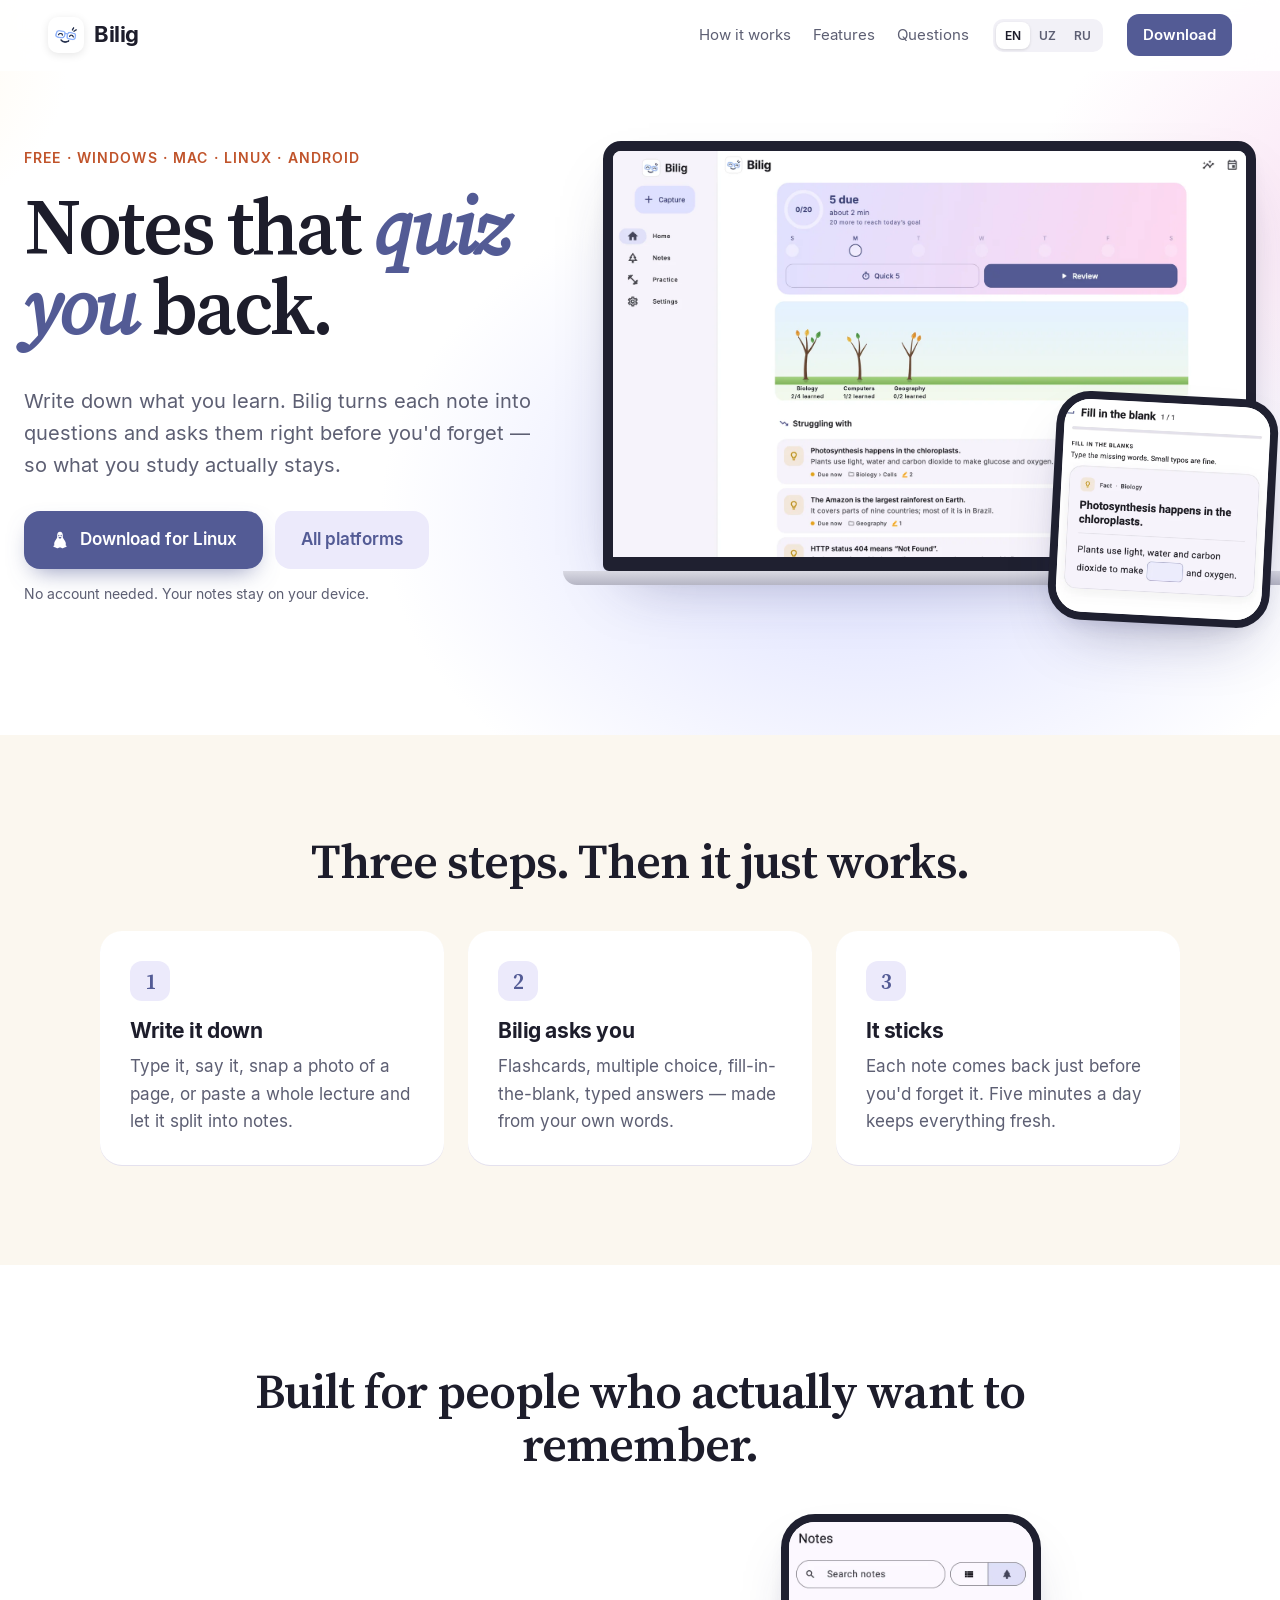
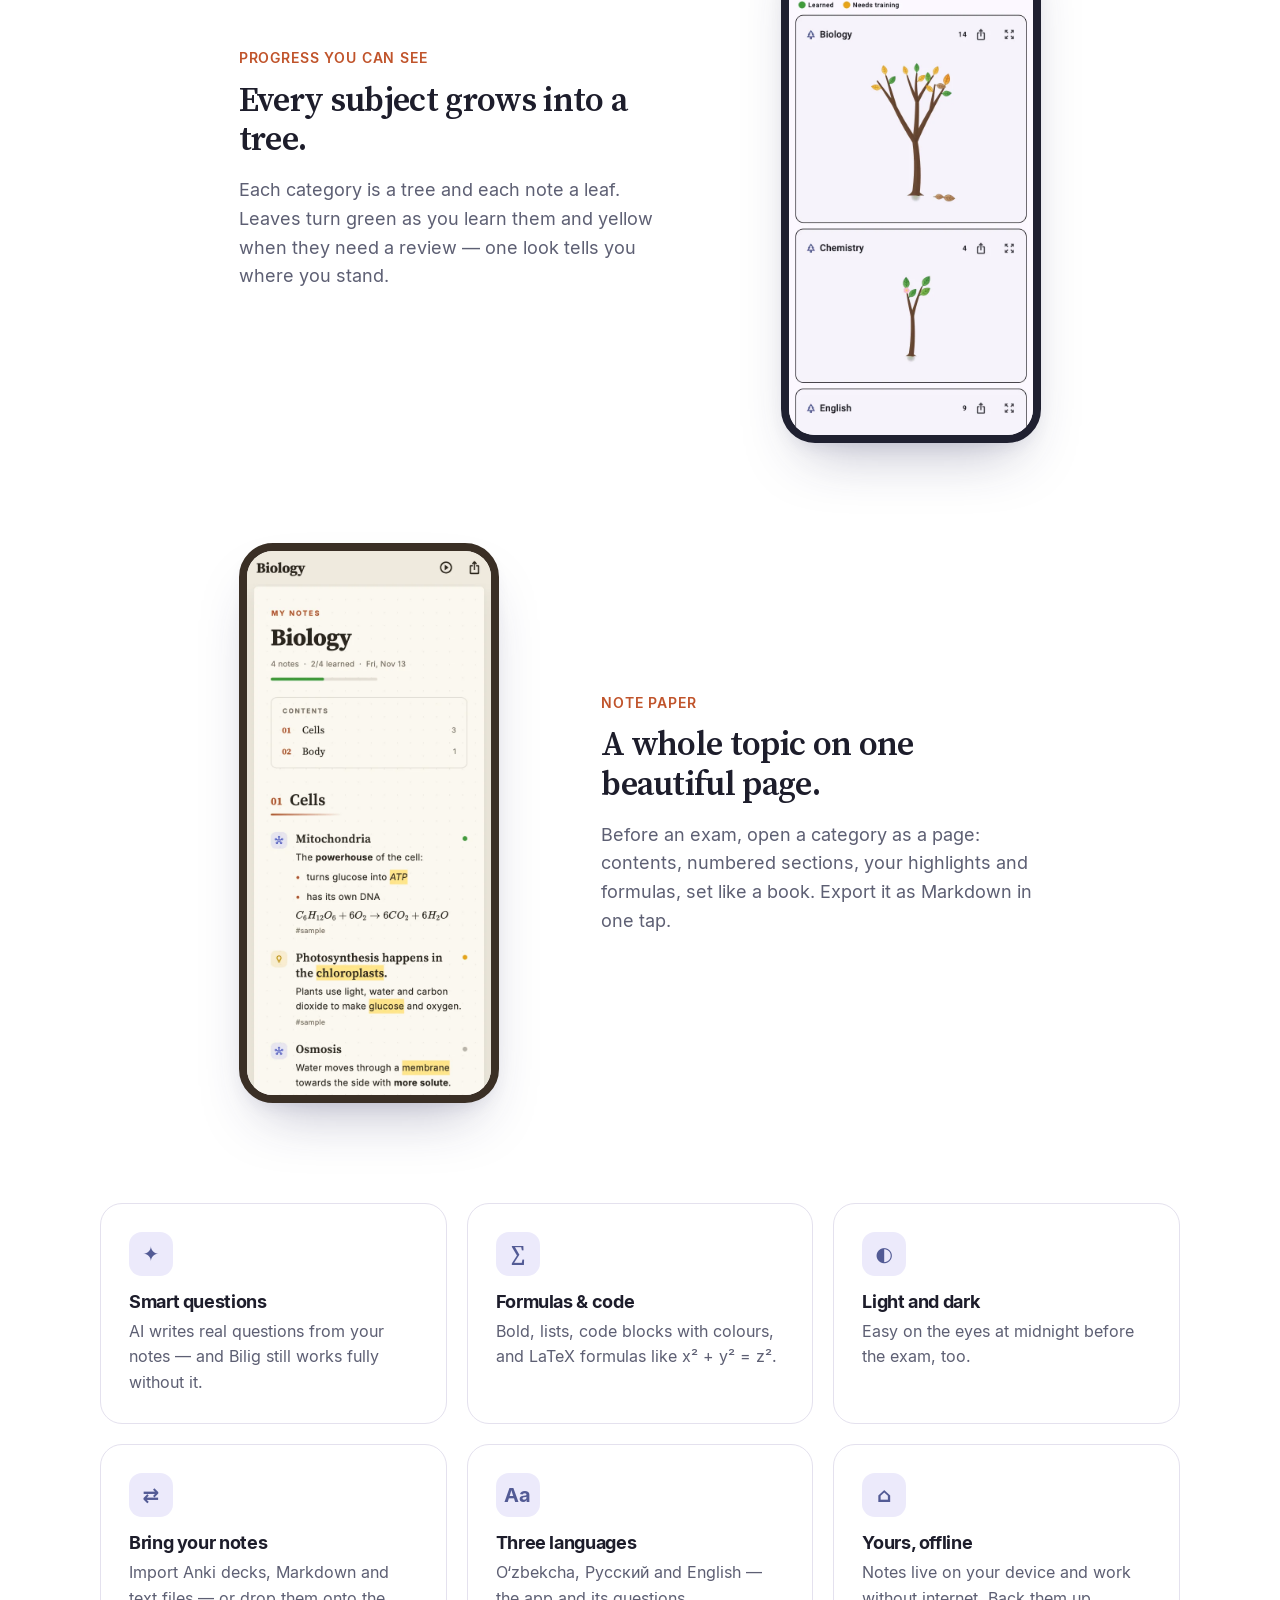
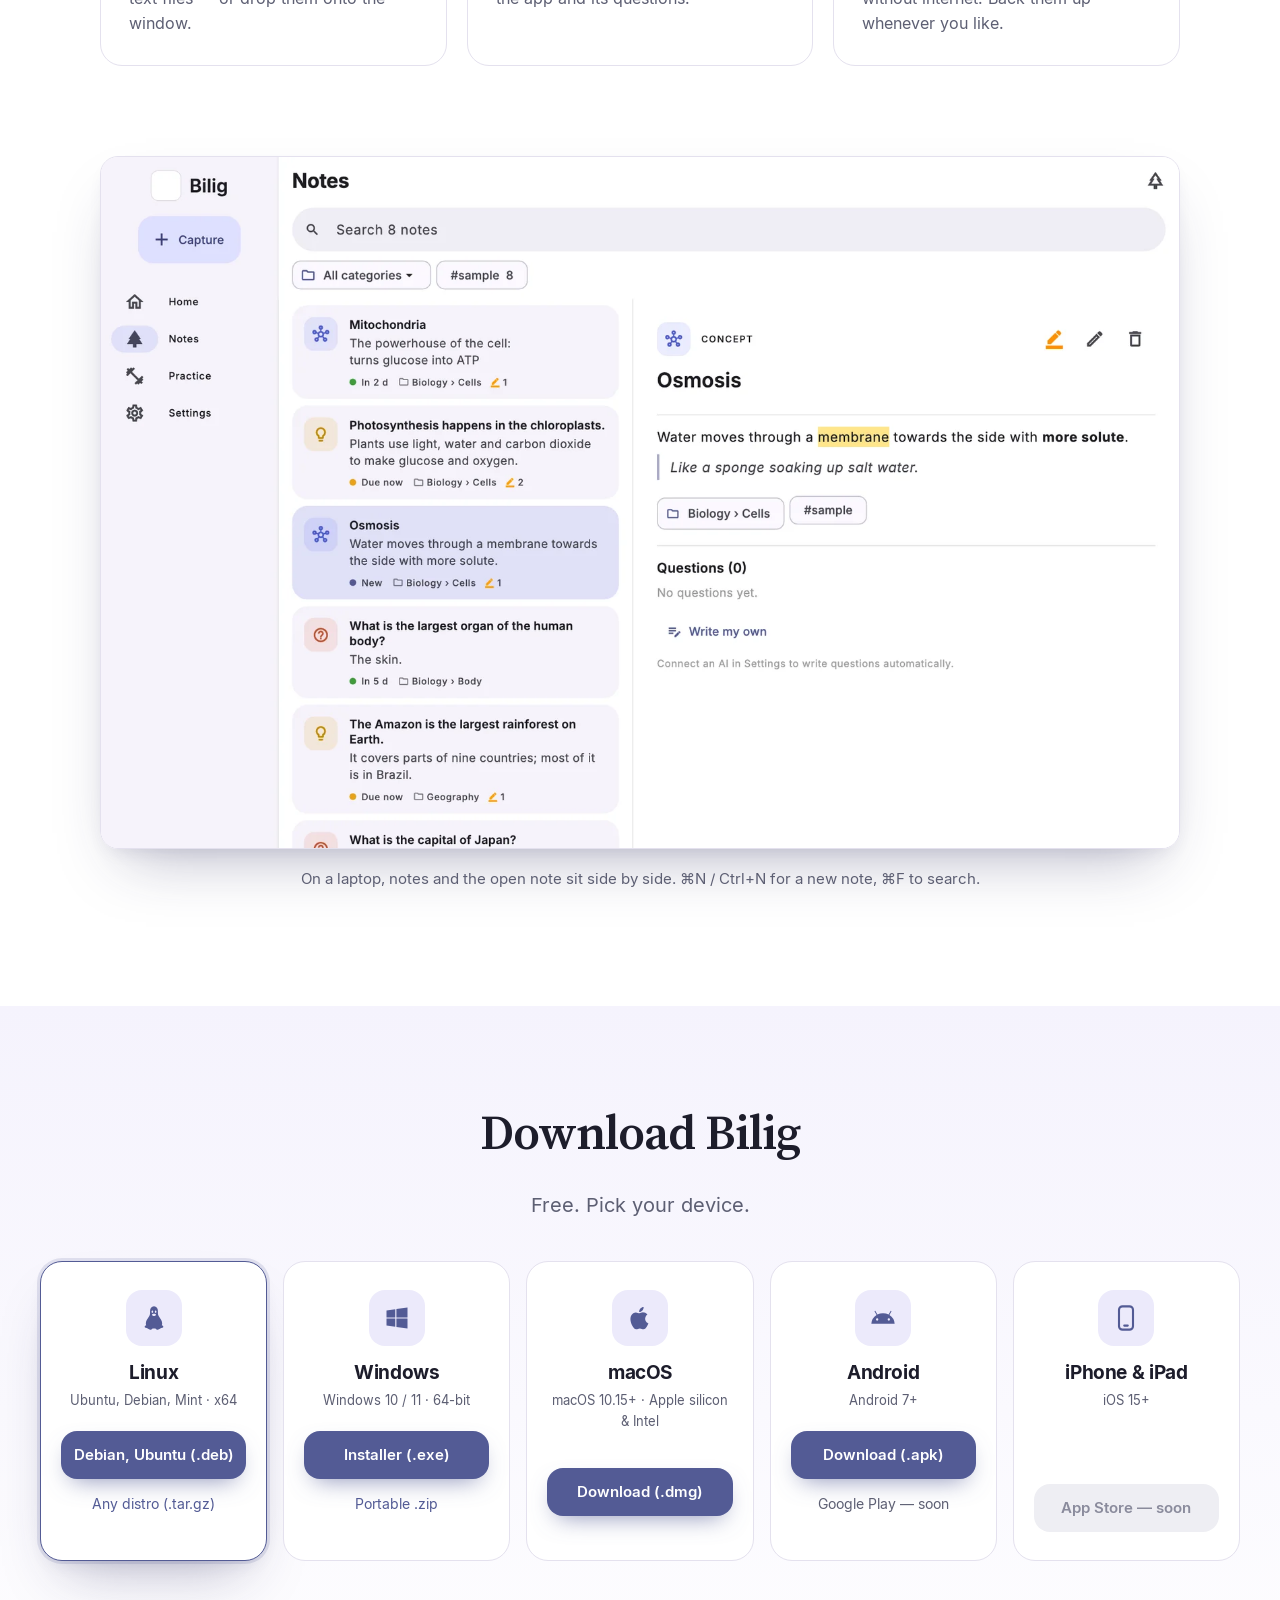
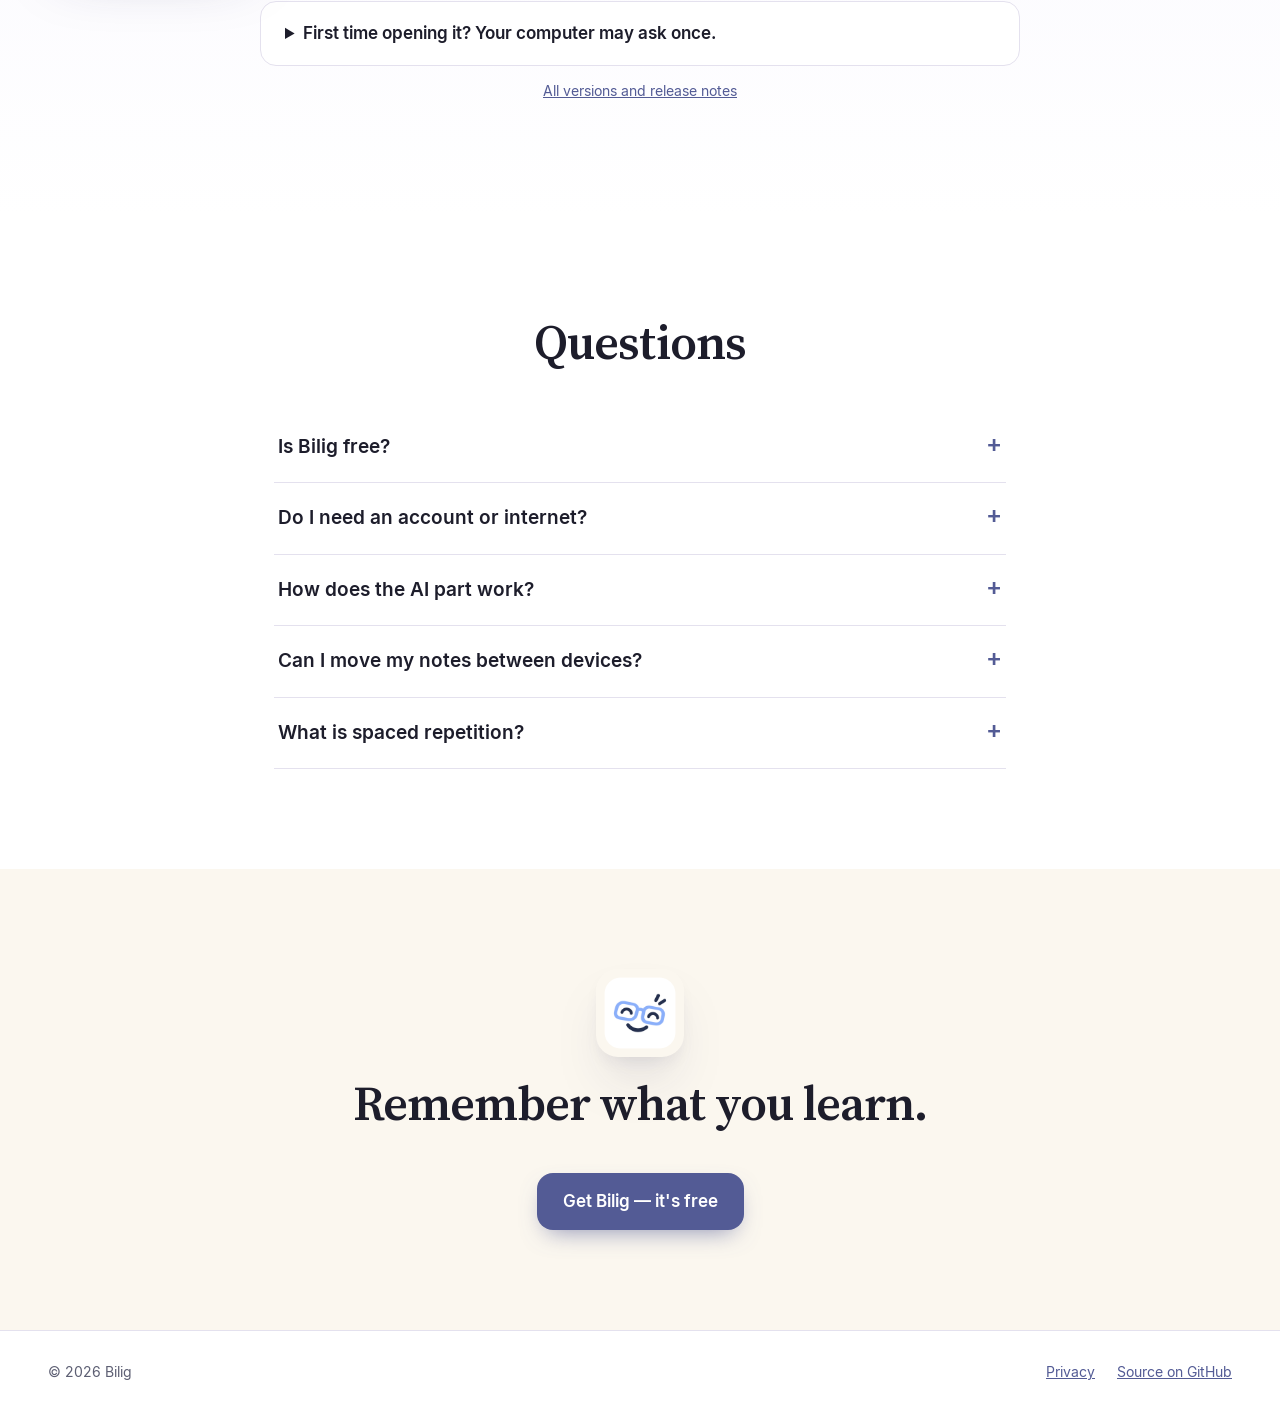
<file: website/index.html>
<!doctype html>
<html lang="en">
<head>
  <meta charset="utf-8">
  <meta name="viewport" content="width=device-width, initial-scale=1">
  <title>Bilig — notes that quiz you back</title>
  <meta name="description" content="Write down what you learn. Bilig turns your notes into questions and asks them right before you'd forget. For Windows, Mac, Linux, Android and iPhone.">
  <meta property="og:title" content="Bilig — notes that quiz you back">
  <meta property="og:description" content="Write down what you learn. Bilig turns it into practice and reminds you before you forget.">
  <meta property="og:image" content="assets/shots/desktop-home.webp">
  <meta name="theme-color" content="#535B95">
  <link rel="icon" href="assets/favicon.png">
  <link rel="stylesheet" href="style.css">
</head>
<body>

<header class="nav">
  <a class="brand" href="#top"><img src="assets/icon.png" alt="" width="36" height="36"><span>Bilig</span></a>
  <nav class="links">
    <a href="#how" data-i18n="nav.how">How it works</a>
    <a href="#features" data-i18n="nav.features">Features</a>
    <a href="#faq" data-i18n="nav.faq">Questions</a>
  </nav>
  <div class="lang" role="group" aria-label="Language">
    <button data-lang="en">EN</button><button data-lang="uz">UZ</button><button data-lang="ru">RU</button>
  </div>
  <a class="btn btn-small" href="#download" data-i18n="nav.download">Download</a>
</header>

<main id="top">

  <!-- Hero -->
  <section class="hero">
    <div class="hero-text">
      <p class="eyebrow" data-i18n="hero.eyebrow">Free · Windows · Mac · Linux · Android</p>
      <h1 data-i18n-html="hero.title">Notes that <em>quiz you</em> back.</h1>
      <p class="lead" data-i18n="hero.lead">Write down what you learn. Bilig turns each note into questions and asks them right before you'd forget — so what you study actually stays.</p>
      <div class="cta">
        <a class="btn" id="hero-download" href="#download"><span class="os-icon" id="hero-os-icon"></span><span id="hero-download-label" data-i18n="hero.download">Download</span></a>
        <a class="btn btn-ghost" href="#download" data-i18n="hero.all">All platforms</a>
      </div>
      <p class="fine" id="hero-fine" data-i18n="hero.fine">No account needed. Your notes stay on your device.</p>
      <p class="dl-count" data-count="all" hidden></p>
    </div>
    <div class="hero-art">
      <div class="laptop">
        <div class="screen"><img src="assets/shots/desktop-home.webp" alt="Bilig on a laptop: today's reviews, knowledge trees and notes you struggle with" width="1600" height="1025"></div>
        <div class="base"></div>
      </div>
      <div class="phone phone-hero"><img src="assets/shots/blank.webp" alt="A fill-in-the-blank question" width="618" height="640"></div>
    </div>
  </section>

  <!-- How it works -->
  <section class="how" id="how">
    <h2 data-i18n="how.title">Three steps. Then it just works.</h2>
    <ol class="steps">
      <li>
        <span class="num">1</span>
        <h3 data-i18n="how.1.t">Write it down</h3>
        <p data-i18n="how.1.p">Type it, say it, snap a photo of a page, or paste a whole lecture and let it split into notes.</p>
      </li>
      <li>
        <span class="num">2</span>
        <h3 data-i18n="how.2.t">Bilig asks you</h3>
        <p data-i18n="how.2.p">Flashcards, multiple choice, fill-in-the-blank, typed answers — made from your own words.</p>
      </li>
      <li>
        <span class="num">3</span>
        <h3 data-i18n="how.3.t">It sticks</h3>
        <p data-i18n="how.3.p">Each note comes back just before you'd forget it. Five minutes a day keeps everything fresh.</p>
      </li>
    </ol>
  </section>

  <!-- Features -->
  <section class="features" id="features">
    <h2 data-i18n="feat.title">Built for people who actually want to remember.</h2>

    <article class="feature">
      <div class="feature-text">
        <p class="tag" data-i18n="feat.trees.tag">Progress you can see</p>
        <h3 data-i18n="feat.trees.t">Every subject grows into a tree.</h3>
        <p data-i18n="feat.trees.p">Each category is a tree and each note a leaf. Leaves turn green as you learn them and yellow when they need a review — one look tells you where you stand.</p>
      </div>
      <div class="phone"><img src="assets/shots/tree.webp" alt="A knowledge tree" loading="lazy" width="618" height="1300"></div>
    </article>

    <article class="feature reverse">
      <div class="feature-text">
        <p class="tag" data-i18n="feat.paper.tag">Note paper</p>
        <h3 data-i18n="feat.paper.t">A whole topic on one beautiful page.</h3>
        <p data-i18n="feat.paper.p">Before an exam, open a category as a page: contents, numbered sections, your highlights and formulas, set like a book. Export it as Markdown in one tap.</p>
      </div>
      <div class="phone paper-phone"><img src="assets/shots/paper.webp" alt="A category shown as one page" loading="lazy" width="618" height="1520"></div>
    </article>

    <div class="grid">
      <div class="card">
        <div class="card-icon">✦</div>
        <h3 data-i18n="feat.ai.t">Smart questions</h3>
        <p data-i18n="feat.ai.p">AI writes real questions from your notes — and Bilig still works fully without it.</p>
      </div>
      <div class="card">
        <div class="card-icon serif">∑</div>
        <h3 data-i18n="feat.fmt.t">Formulas &amp; code</h3>
        <p data-i18n="feat.fmt.p">Bold, lists, code blocks with colours, and LaTeX formulas like x² + y² = z².</p>
      </div>
      <div class="card">
        <div class="card-icon">◐</div>
        <h3 data-i18n="feat.dark.t">Light and dark</h3>
        <p data-i18n="feat.dark.p">Easy on the eyes at midnight before the exam, too.</p>
      </div>
      <div class="card">
        <div class="card-icon">⇄</div>
        <h3 data-i18n="feat.import.t">Bring your notes</h3>
        <p data-i18n="feat.import.p">Import Anki decks, Markdown and text files — or drop them onto the window.</p>
      </div>
      <div class="card">
        <div class="card-icon">Aa</div>
        <h3 data-i18n="feat.lang.t">Three languages</h3>
        <p data-i18n="feat.lang.p">O‘zbekcha, Русский and English — the app and its questions.</p>
      </div>
      <div class="card">
        <div class="card-icon">⌂</div>
        <h3 data-i18n="feat.private.t">Yours, offline</h3>
        <p data-i18n="feat.private.p">Notes live on your device and work without internet. Back them up whenever you like.</p>
      </div>
    </div>

    <div class="wide-shot">
      <img src="assets/shots/desktop-notes.webp" alt="Notes and an open note side by side on a wide screen" loading="lazy" width="1600" height="1025">
      <p data-i18n="feat.wide">On a laptop, notes and the open note sit side by side. ⌘N / Ctrl+N for a new note, ⌘F to search.</p>
    </div>
  </section>

  <!-- Download -->
  <section class="download" id="download">
    <h2 data-i18n="dl.title">Download Bilig</h2>
    <p class="lead center" data-i18n="dl.lead">Free. Pick your device.</p>
    <p class="dl-count center-block" data-count="all" hidden></p>

    <div class="platforms">
      <div class="platform" data-os="windows">
        <div class="p-icon"><svg viewBox="0 0 24 24"><path d="M3 5.5 10.5 4.5v7H3zM11.5 4.3 21 3v8.5h-9.5zM3 12.5h7.5v7L3 18.5zM11.5 12.5H21V21l-9.5-1.3z"/></svg></div>
        <h3>Windows</h3>
        <p class="req">Windows 10 / 11 · 64-bit</p>
        <a class="btn" data-file="Bilig-Windows-Setup.exe" data-i18n="dl.install">Installer (.exe)</a>
        <a class="alt" data-file="Bilig-Windows.zip" data-i18n="dl.zip">Portable .zip</a>
        <span class="card-count" data-count="windows"></span>
      </div>
      <div class="platform" data-os="mac">
        <div class="p-icon"><svg viewBox="0 0 24 24"><path d="M16.4 12.6c0-2.4 2-3.5 2-3.6-1.1-1.6-2.8-1.8-3.4-1.8-1.4-.2-2.8.8-3.5.8s-1.8-.8-3-.8C6.9 7.3 5.4 8.2 4.6 9.7c-1.7 2.9-.4 7.2 1.2 9.6.8 1.2 1.8 2.5 3 2.4 1.2 0 1.7-.8 3.1-.8s1.9.8 3.1.8c1.3 0 2.1-1.2 2.9-2.4.9-1.3 1.3-2.6 1.3-2.7 0 0-2.7-1-2.8-4zM14.1 5.5c.6-.8 1.1-1.9 1-3-1 0-2.1.6-2.8 1.4-.6.7-1.1 1.8-1 2.9 1 .1 2.1-.5 2.8-1.3z"/></svg></div>
        <h3>macOS</h3>
        <p class="req">macOS 10.15+ · Apple silicon &amp; Intel</p>
        <a class="btn" data-file="Bilig-macOS.dmg" data-i18n="dl.dmg">Download (.dmg)</a>
        <span class="card-count" data-count="mac"></span>
      </div>
      <div class="platform" data-os="linux">
        <div class="p-icon"><svg viewBox="0 0 24 24"><path d="M12 2c-2.2 0-3.4 1.9-3.4 4.4 0 1.5.2 2.5-.6 3.8C6.8 12 5 14 5 16.6c0 .6.1 1.1.3 1.6-.6.3-1.3.6-1.3 1.3 0 .9 1.5 1 2.6 1.4 1 .4 1.6 1.1 2.6 1.1.8 0 1.3-.5 1.6-.9h2.4c.3.4.8.9 1.6.9 1 0 1.6-.7 2.6-1.1 1.1-.4 2.6-.5 2.6-1.4 0-.7-.7-1-1.3-1.3.2-.5.3-1 .3-1.6 0-2.6-1.8-4.6-3-6.4-.8-1.3-.6-2.3-.6-3.8C15.4 3.9 14.2 2 12 2zm-1.4 3.6c.4 0 .7.5.7 1.1s-.3 1-.7 1-.7-.4-.7-1 .3-1.1.7-1.1zm2.8 0c.4 0 .7.5.7 1.1s-.3 1-.7 1-.7-.4-.7-1 .3-1.1.7-1.1zM12 8.3c.8 0 1.8.5 1.8.9s-1 1.1-1.8 1.1-1.8-.7-1.8-1.1.9-.9 1.8-.9z"/></svg></div>
        <h3>Linux</h3>
        <p class="req">Ubuntu, Debian, Mint · x64</p>
        <a class="btn" data-file="Bilig-Linux-amd64.deb" data-i18n="dl.deb">Debian, Ubuntu (.deb)</a>
        <a class="alt" data-file="Bilig-Linux-x64.tar.gz" data-i18n="dl.tar">Any distro (.tar.gz)</a>
        <span class="card-count" data-count="linux"></span>
      </div>
      <div class="platform" data-os="android">
        <div class="p-icon"><svg viewBox="0 0 24 24"><path d="M17.5 9.4 19.2 6.5a.4.4 0 0 0-.7-.4l-1.7 3A10.4 10.4 0 0 0 12 8a10.4 10.4 0 0 0-4.8 1.1l-1.7-3a.4.4 0 0 0-.7.4l1.7 2.9A9.6 9.6 0 0 0 2 17h20a9.6 9.6 0 0 0-4.5-7.6zM7 14.3a1 1 0 1 1 0-2 1 1 0 0 1 0 2zm10 0a1 1 0 1 1 0-2 1 1 0 0 1 0 2z"/></svg></div>
        <h3>Android</h3>
        <p class="req">Android 7+</p>
        <a class="btn" data-file="Bilig-Android.apk" data-i18n="dl.apk">Download (.apk)</a>
        <span class="alt muted" data-i18n="dl.play">Google Play — soon</span>
        <span class="card-count" data-count="android"></span>
      </div>
      <div class="platform" data-os="ios">
        <div class="p-icon"><svg viewBox="0 0 24 24"><rect x="6" y="2" width="12" height="20" rx="3" fill="none" stroke="currentColor" stroke-width="1.8"/><path d="M10.5 18.5h3" stroke="currentColor" stroke-width="1.8" stroke-linecap="round"/></svg></div>
        <h3>iPhone &amp; iPad</h3>
        <p class="req">iOS 15+</p>
        <span class="btn btn-disabled" data-i18n="dl.appstore">App Store — soon</span>
      </div>
    </div>

    <details class="first-run">
      <summary data-i18n="dl.help.t">First time opening it? Your computer may ask once.</summary>
      <ul>
        <li data-i18n-html="dl.help.win"><b>Windows:</b> if SmartScreen says “Windows protected your PC”, click <i>More info → Run anyway</i>.</li>
        <li data-i18n-html="dl.help.mac"><b>Mac:</b> drag Bilig to Applications. The first time, right-click it and choose <i>Open</i>, then <i>Open</i> again.</li>
        <li data-i18n-html="dl.help.linux"><b>Linux:</b> <code>sudo apt install ./Bilig-Linux-amd64.deb</code>, then find Bilig in your apps.</li>
        <li data-i18n-html="dl.help.android"><b>Android:</b> open the file and allow installing from your browser when asked.</li>
      </ul>
    </details>
    <p class="fine center"><a id="all-releases" data-i18n="dl.older">All versions and release notes</a></p>
  </section>

  <!-- FAQ -->
  <section class="faq" id="faq">
    <h2 data-i18n="faq.title">Questions</h2>
    <details><summary data-i18n="faq.1.q">Is Bilig free?</summary><p data-i18n="faq.1.a">Yes. Everything you see here is free to use.</p></details>
    <details><summary data-i18n="faq.2.q">Do I need an account or internet?</summary><p data-i18n="faq.2.a">No. Bilig works offline and keeps your notes on your device. The internet is only used for the optional AI features.</p></details>
    <details><summary data-i18n="faq.3.q">How does the AI part work?</summary><p data-i18n="faq.3.a">AI can write questions, read photos of pages and split long texts into notes. Today it uses a free key from Google Gemini or Groq that you paste in Settings once; without it, Bilig makes questions itself.</p></details>
    <details><summary data-i18n="faq.4.q">Can I move my notes between devices?</summary><p data-i18n="faq.4.a">Save a backup file on one device and open it on another. Bilig can also import Anki decks and Markdown files.</p></details>
    <details><summary data-i18n="faq.5.q">What is spaced repetition?</summary><p data-i18n="faq.5.a">A study method backed by decades of research: you review each fact just as you're about to forget it, so the gaps between reviews grow and it moves into long-term memory.</p></details>
  </section>

  <section class="final">
    <img src="assets/icon.png" alt="" width="88" height="88">
    <h2 data-i18n="final.t">Remember what you learn.</h2>
    <a class="btn" href="#download" data-i18n="final.b">Get Bilig — it's free</a>
  </section>
</main>

<footer>
  <span>© 2026 Bilig</span>
  <span class="footer-links"><a href="privacy.html" data-i18n="footer.privacy">Privacy</a><a id="footer-github" data-i18n="footer.source">Source on GitHub</a></span>
</footer>

<script src="main.js"></script>
</body>
</html>
</file>
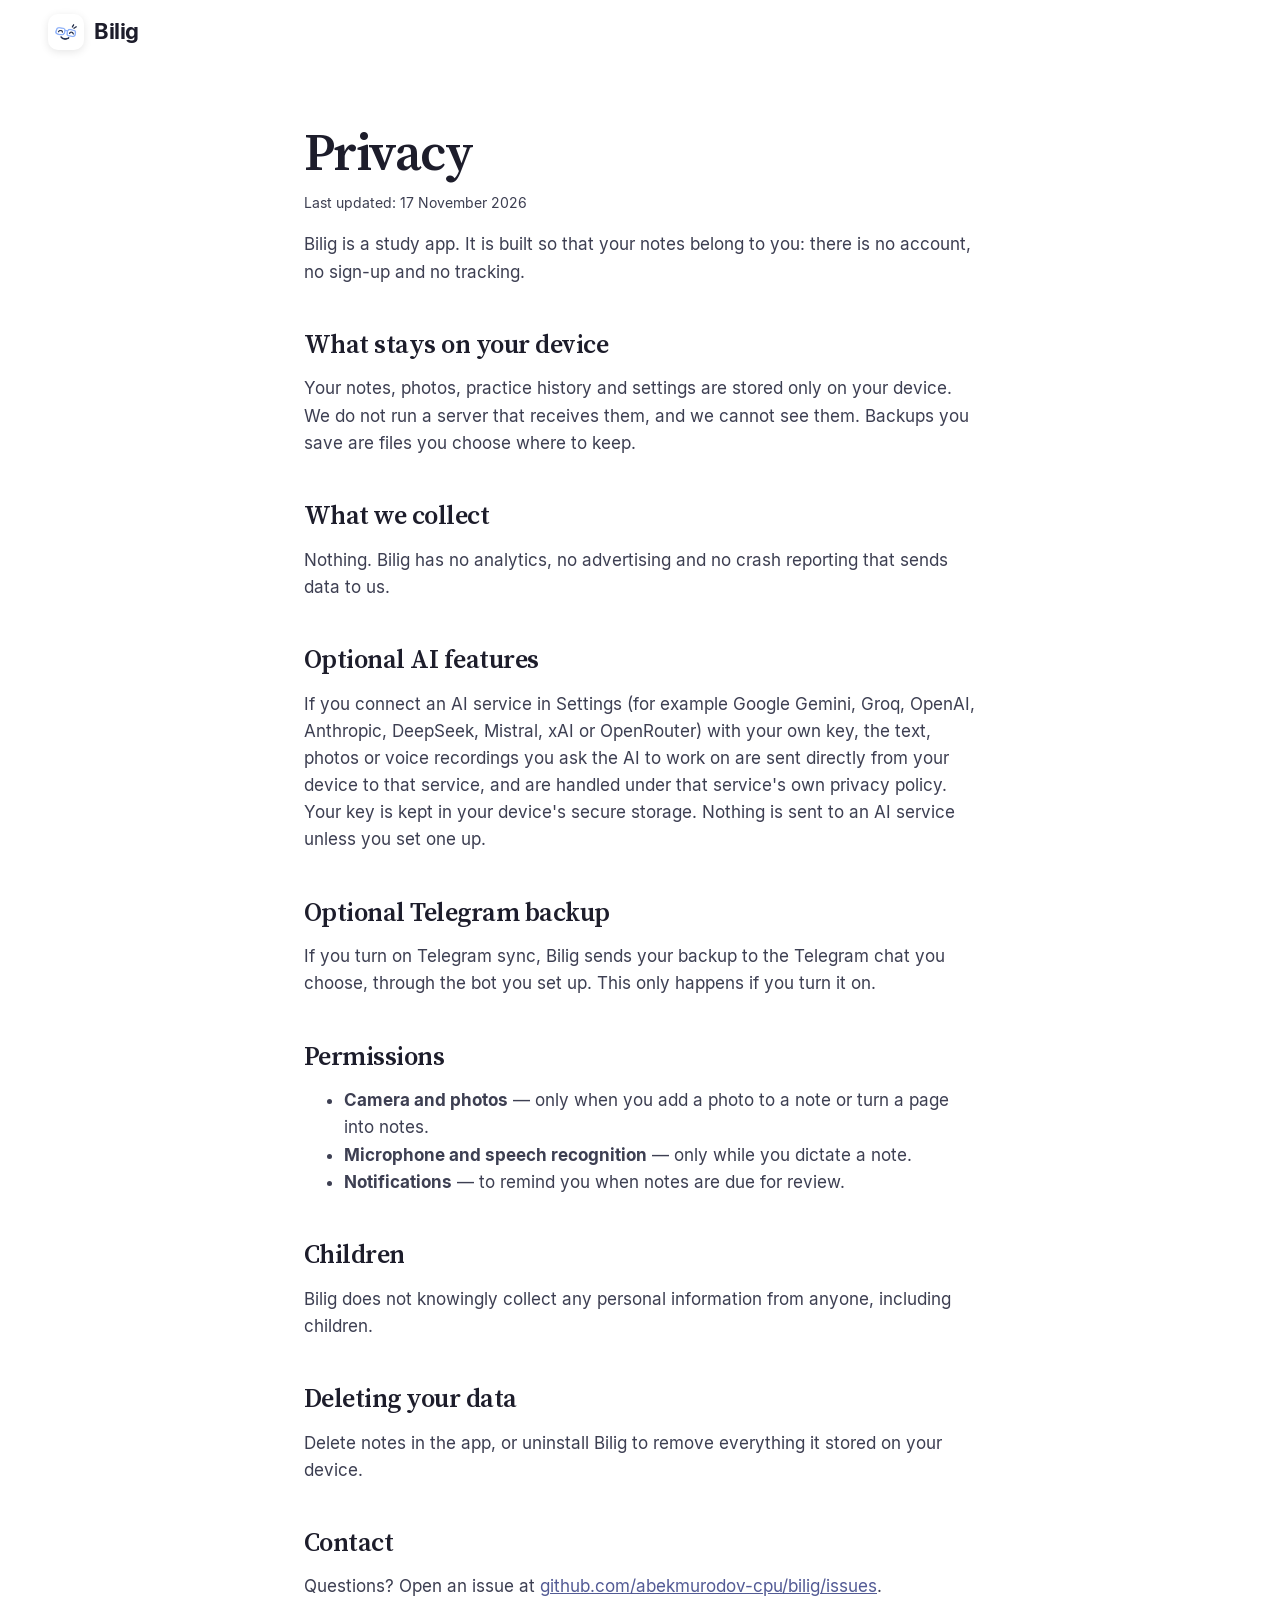
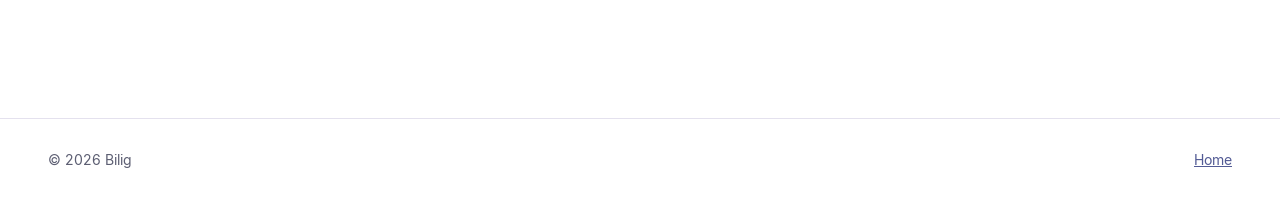
<file: website/privacy.html>
<!doctype html>
<html lang="en">
<head>
  <meta charset="utf-8">
  <meta name="viewport" content="width=device-width, initial-scale=1">
  <title>Privacy — Bilig</title>
  <link rel="icon" href="assets/favicon.png">
  <link rel="stylesheet" href="style.css">
  <style>
    .doc { max-width: 720px; margin: 0 auto; padding: 60px 24px 100px; }
    .doc h1 { font-size: 52px; margin-bottom: 8px; }
    .doc h2 { text-align: left; font-size: 26px; margin: 44px 0 10px; }
    .doc p, .doc li { color: #3d3f52; }
  </style>
</head>
<body>
<header class="nav">
  <a class="brand" href="index.html"><img src="assets/icon.png" alt="" width="36" height="36"><span>Bilig</span></a>
</header>
<main class="doc">
  <h1>Privacy</h1>
  <p class="fine">Last updated: 17 November 2026</p>

  <p>Bilig is a study app. It is built so that your notes belong to you: there is no account,
  no sign-up and no tracking.</p>

  <h2>What stays on your device</h2>
  <p>Your notes, photos, practice history and settings are stored only on your device.
  We do not run a server that receives them, and we cannot see them.
  Backups you save are files you choose where to keep.</p>

  <h2>What we collect</h2>
  <p>Nothing. Bilig has no analytics, no advertising and no crash reporting that sends data to us.</p>

  <h2>Optional AI features</h2>
  <p>If you connect an AI service in Settings (for example Google Gemini, Groq, OpenAI, Anthropic,
  DeepSeek, Mistral, xAI or OpenRouter) with your own key, the text, photos or voice recordings you ask
  the AI to work on are sent directly from your device to that service, and are handled under that service's
  own privacy policy. Your key is kept in your device's secure storage. Nothing is sent to an AI service
  unless you set one up.</p>

  <h2>Optional Telegram backup</h2>
  <p>If you turn on Telegram sync, Bilig sends your backup to the Telegram chat you choose,
  through the bot you set up. This only happens if you turn it on.</p>

  <h2>Permissions</h2>
  <ul>
    <li><b>Camera and photos</b> — only when you add a photo to a note or turn a page into notes.</li>
    <li><b>Microphone and speech recognition</b> — only while you dictate a note.</li>
    <li><b>Notifications</b> — to remind you when notes are due for review.</li>
  </ul>

  <h2>Children</h2>
  <p>Bilig does not knowingly collect any personal information from anyone, including children.</p>

  <h2>Deleting your data</h2>
  <p>Delete notes in the app, or uninstall Bilig to remove everything it stored on your device.</p>

  <h2>Contact</h2>
  <p>Questions? Open an issue at
  <a href="https://github.com/abekmurodov-cpu/bilig/issues">github.com/abekmurodov-cpu/bilig/issues</a>.</p>
</main>
<footer><span>© 2026 Bilig</span><a href="index.html">Home</a></footer>
</body>
</html>
</file>
<file: website/style.css>
@font-face { font-family: Inter; src: url(assets/fonts/Inter-Regular.ttf); font-weight: 400; font-display: swap; }
@font-face { font-family: Inter; src: url(assets/fonts/Inter-SemiBold.ttf); font-weight: 600; font-display: swap; }
@font-face { font-family: Inter; src: url(assets/fonts/Inter-Bold.ttf); font-weight: 700; font-display: swap; }
@font-face { font-family: "Source Serif"; src: url(assets/fonts/SourceSerif4-Semibold.ttf); font-weight: 600; font-display: swap; }
@font-face { font-family: "Source Serif"; src: url(assets/fonts/SourceSerif4-It.ttf); font-style: italic; font-display: swap; }

:root {
  --ink: #1d1d2b;
  --muted: #5d5f73;
  --primary: #535b95;
  --primary-dark: #3f467a;
  --soft: #eceafb;
  --paper: #fbf7ef;
  --accent: #c0532a;
  --line: #e4e1ee;
  --radius: 22px;
  --shadow: 0 30px 60px -25px rgba(40, 40, 90, .35), 0 8px 20px -10px rgba(40, 40, 90, .15);
}

* { box-sizing: border-box; }
html { scroll-behavior: smooth; scroll-padding-top: 80px; }
body {
  margin: 0;
  font: 400 17px/1.6 Inter, system-ui, sans-serif;
  color: var(--ink);
  background: #fff;
  -webkit-font-smoothing: antialiased;
}
img { max-width: 100%; height: auto; display: block; }
a { color: var(--primary); }
h1, h2, h3 { line-height: 1.15; margin: 0 0 .5em; letter-spacing: -.02em; }
h1 { font: 600 clamp(44px, 6.4vw, 78px)/1.02 "Source Serif", Georgia, serif; letter-spacing: -.03em; }
h1 em { font-style: italic; color: var(--primary); }
h2 { font: 600 clamp(32px, 4vw, 48px)/1.1 "Source Serif", Georgia, serif; text-align: center; max-width: 820px; margin: 0 auto .9em; }
h3 { font-size: 21px; font-weight: 700; }
.center { text-align: center; }
.lead { font-size: 20px; color: var(--muted); max-width: 560px; }
.lead.center { margin: -12px auto 40px; }
.fine { font-size: 14px; color: var(--muted); }
section { padding: 100px 24px; }

/* Buttons */
.btn {
  display: inline-flex; align-items: center; justify-content: center; gap: 10px;
  background: var(--primary); color: #fff; text-decoration: none; cursor: pointer;
  font-weight: 600; font-size: 17px; padding: 15px 26px; border-radius: 16px; border: 0;
  box-shadow: 0 10px 24px -10px rgba(83, 91, 149, .7);
  transition: transform .15s, background .15s, box-shadow .15s;
}
.btn:hover { background: var(--primary-dark); transform: translateY(-1px); }
.btn-small { padding: 9px 16px; font-size: 15px; border-radius: 12px; box-shadow: none; }
.btn-ghost { background: var(--soft); color: var(--primary); box-shadow: none; }
.btn-ghost:hover { background: #e0ddf7; }
.btn-disabled { background: #eeeef3; color: #8a8b9c; box-shadow: none; cursor: default; }
.btn-disabled:hover { background: #eeeef3; transform: none; }
.os-icon:empty { display: none; }
.os-icon svg { width: 20px; height: 20px; fill: currentColor; display: block; }

/* Nav */
.nav {
  position: sticky; top: 0; z-index: 10;
  display: flex; align-items: center; gap: 24px;
  padding: 14px clamp(20px, 4vw, 48px);
  background: rgba(255, 255, 255, .82);
  backdrop-filter: saturate(1.6) blur(14px);
  -webkit-backdrop-filter: saturate(1.6) blur(14px);
  border-bottom: 1px solid transparent;
  transition: border-color .2s;
}
.nav.scrolled { border-color: var(--line); }
.brand { display: flex; align-items: center; gap: 10px; text-decoration: none; color: var(--ink); font-weight: 700; font-size: 22px; letter-spacing: -.02em; }
.brand img { border-radius: 10px; box-shadow: 0 2px 8px rgba(0, 0, 0, .1); }
.links { display: flex; gap: 22px; margin-left: auto; }
.links a { color: var(--muted); text-decoration: none; font-size: 15px; font-weight: 500; }
.links a:hover { color: var(--ink); }
.lang { display: flex; background: #f2f1f7; border-radius: 10px; padding: 3px; }
.lang button { border: 0; background: none; font: 600 12px Inter, sans-serif; color: var(--muted); padding: 6px 9px; border-radius: 8px; cursor: pointer; }
.lang button.on { background: #fff; color: var(--ink); box-shadow: 0 1px 3px rgba(0, 0, 0, .12); }

/* Hero */
.hero {
  display: grid; grid-template-columns: minmax(0, 1fr) minmax(0, 1.25fr); gap: 56px; align-items: center;
  max-width: 1280px; margin: 0 auto; padding-top: 70px; padding-bottom: 110px;
  position: relative;
}
.hero::before {
  content: ""; position: absolute; inset: -80px -40vw 0; z-index: -1;
  background:
    radial-gradient(600px 400px at 85% 30%, rgba(246, 205, 236, .65), transparent 70%),
    radial-gradient(700px 500px at 60% 70%, rgba(205, 210, 255, .7), transparent 70%),
    radial-gradient(500px 300px at 10% 10%, rgba(255, 233, 196, .55), transparent 70%);
}
.eyebrow { font-size: 14px; font-weight: 600; letter-spacing: .08em; text-transform: uppercase; color: var(--accent); margin: 0 0 18px; }
.cta { display: flex; flex-wrap: wrap; gap: 12px; margin: 30px 0 14px; }
.hero-art { position: relative; padding-bottom: 40px; }
.laptop .screen {
  border: 10px solid #1f2030; border-bottom-width: 14px; border-radius: 18px 18px 6px 6px;
  overflow: hidden; background: #fff; box-shadow: var(--shadow);
}
.laptop .base { height: 14px; margin: 0 -6%; background: linear-gradient(#d9d9e3, #b5b5c4); border-radius: 0 0 14px 14px; }
.phone {
  border: 8px solid #1f2030; border-radius: 34px; overflow: hidden; background: #fff;
  box-shadow: var(--shadow); width: 260px; flex-shrink: 0;
}
.phone-hero { position: absolute; right: -18px; bottom: 0; width: 34%; max-width: 230px; transform: rotate(3deg); }

/* How */
.how { background: var(--paper); }
.steps { list-style: none; padding: 0; margin: 0 auto; max-width: 1080px; display: grid; grid-template-columns: repeat(3, 1fr); gap: 24px; }
.steps li { background: #fff; border-radius: var(--radius); padding: 30px; box-shadow: 0 1px 0 var(--line); }
.steps p { color: var(--muted); margin: 0; }
.num { display: inline-grid; place-items: center; width: 40px; height: 40px; border-radius: 12px; background: var(--soft); color: var(--primary); font: 600 22px "Source Serif", Georgia, serif; margin-bottom: 18px; }

/* Features */
.feature {
  display: flex; align-items: center; justify-content: center; gap: clamp(32px, 8vw, 110px);
  max-width: 1080px; margin: 40px auto 100px;
}
.feature.reverse { flex-direction: row-reverse; }
.feature-text { max-width: 440px; }
.feature-text h3 { font: 600 34px/1.15 "Source Serif", Georgia, serif; letter-spacing: -.02em; }
.feature-text p { color: var(--muted); font-size: 18px; }
.tag { color: var(--accent) !important; font-weight: 600; font-size: 14px !important; letter-spacing: .06em; text-transform: uppercase; margin: 0 0 10px; }
.feature .phone { max-height: 560px; }
.paper-phone { border-color: #3a2f25; }
.grid { display: grid; grid-template-columns: repeat(3, 1fr); gap: 20px; max-width: 1080px; margin: 0 auto; }
.card { border: 1px solid var(--line); border-radius: var(--radius); padding: 28px; transition: transform .2s, box-shadow .2s; }
.card:hover { transform: translateY(-3px); box-shadow: 0 18px 40px -20px rgba(40, 40, 90, .25); }
.card h3 { font-size: 18px; margin-bottom: 6px; }
.card p { margin: 0; color: var(--muted); font-size: 16px; }
.card-icon { width: 44px; height: 44px; border-radius: 13px; display: grid; place-items: center; background: var(--soft); color: var(--primary); font-weight: 700; font-size: 20px; margin-bottom: 16px; }
.card-icon.serif { font-family: "Source Serif", Georgia, serif; font-size: 24px; }
.wide-shot { max-width: 1080px; margin: 90px auto 0; text-align: center; }
.wide-shot img { border-radius: 18px; box-shadow: var(--shadow); border: 1px solid var(--line); }
.wide-shot p { color: var(--muted); font-size: 15px; margin-top: 18px; }

/* Download */
.download { background: linear-gradient(180deg, #f5f3fd, #fff); }
.platforms { display: grid; grid-template-columns: repeat(5, 1fr); gap: 16px; max-width: 1200px; margin: 0 auto; }
.platform {
  background: #fff; border: 1px solid var(--line); border-radius: var(--radius); padding: 28px 20px;
  display: flex; flex-direction: column; align-items: center; text-align: center; gap: 6px;
  transition: border-color .2s, box-shadow .2s;
}
.platform.mine { border-color: var(--primary); box-shadow: 0 0 0 3px rgba(83, 91, 149, .15), var(--shadow); }
.platform h3 { margin: 10px 0 0; font-size: 19px; }
.platform .req { font-size: 13px; color: var(--muted); margin: 0 0 14px; flex-grow: 1; }
.platform .alt, .platform .alt.muted { min-height: 22px; }
.platform .btn { width: 100%; font-size: 15px; padding: 12px 10px; white-space: nowrap; }
.platform .alt { font-size: 14px; margin-top: 8px; text-decoration: none; }
.platform .alt:hover { text-decoration: underline; }
.muted { color: var(--muted); }
.p-icon { width: 56px; height: 56px; border-radius: 16px; background: var(--soft); display: grid; place-items: center; color: var(--primary); }
.p-icon svg { width: 28px; height: 28px; fill: currentColor; }
.first-run { max-width: 760px; margin: 40px auto 10px; background: #fff; border: 1px solid var(--line); border-radius: 16px; padding: 18px 24px; }
.first-run summary { cursor: pointer; font-weight: 600; }
.first-run li { margin: 10px 0; color: var(--muted); }
code { background: #f2f1f7; padding: 2px 6px; border-radius: 6px; font-size: .9em; }

/* FAQ */
.faq { max-width: 780px; margin: 0 auto; }
.faq details { border-bottom: 1px solid var(--line); padding: 20px 4px; }
.faq summary { cursor: pointer; font-weight: 600; font-size: 19px; list-style: none; display: flex; justify-content: space-between; gap: 20px; }
.faq summary::after { content: "+"; color: var(--primary); font-size: 24px; line-height: 1; transition: transform .2s; }
.faq details[open] summary::after { transform: rotate(45deg); }
.faq details p { color: var(--muted); margin: 12px 0 0; }

.final { text-align: center; background: var(--paper); }
.final img { margin: 0 auto 20px; border-radius: 22px; box-shadow: var(--shadow); }

footer { display: flex; justify-content: space-between; padding: 30px clamp(20px, 4vw, 48px); color: var(--muted); font-size: 14px; border-top: 1px solid var(--line); }

/* Appear on scroll */
.reveal { opacity: 0; transform: translateY(24px); transition: opacity .7s ease, transform .7s ease; }
.reveal.seen { opacity: 1; transform: none; }

@media (max-width: 1100px) {
  .platforms { grid-template-columns: repeat(3, 1fr); }
}
@media (max-width: 900px) {
  .hero { grid-template-columns: 1fr; text-align: center; padding-top: 40px; }
  .hero .lead { margin: 0 auto; }
  .cta { justify-content: center; }
  .steps, .grid { grid-template-columns: 1fr; }
  .feature, .feature.reverse { flex-direction: column; text-align: center; }
  .links { display: none; }
  .lang { margin-left: auto; }
}
@media (max-width: 600px) {
  section { padding: 70px 18px; }
  .platforms { grid-template-columns: 1fr 1fr; }
  .nav .btn-small { display: none; }
  .phone-hero { right: -4px; width: 38%; }
}
@media (prefers-reduced-motion: reduce) {
  html { scroll-behavior: auto; }
  .reveal { opacity: 1; transform: none; transition: none; }
}
.footer-links { display: flex; gap: 22px; }

/* Download counts */
.dl-count { display: inline-block; margin: 10px 0 0; padding: 5px 12px; border-radius: 999px; background: var(--soft); color: var(--primary); font-size: 14px; font-weight: 600; }
.dl-count.center-block { display: table; margin: -24px auto 36px; }
.dl-count[hidden] { display: none; }
.card-count { font-size: 12px; color: var(--muted); margin-top: 10px; }
</file>
